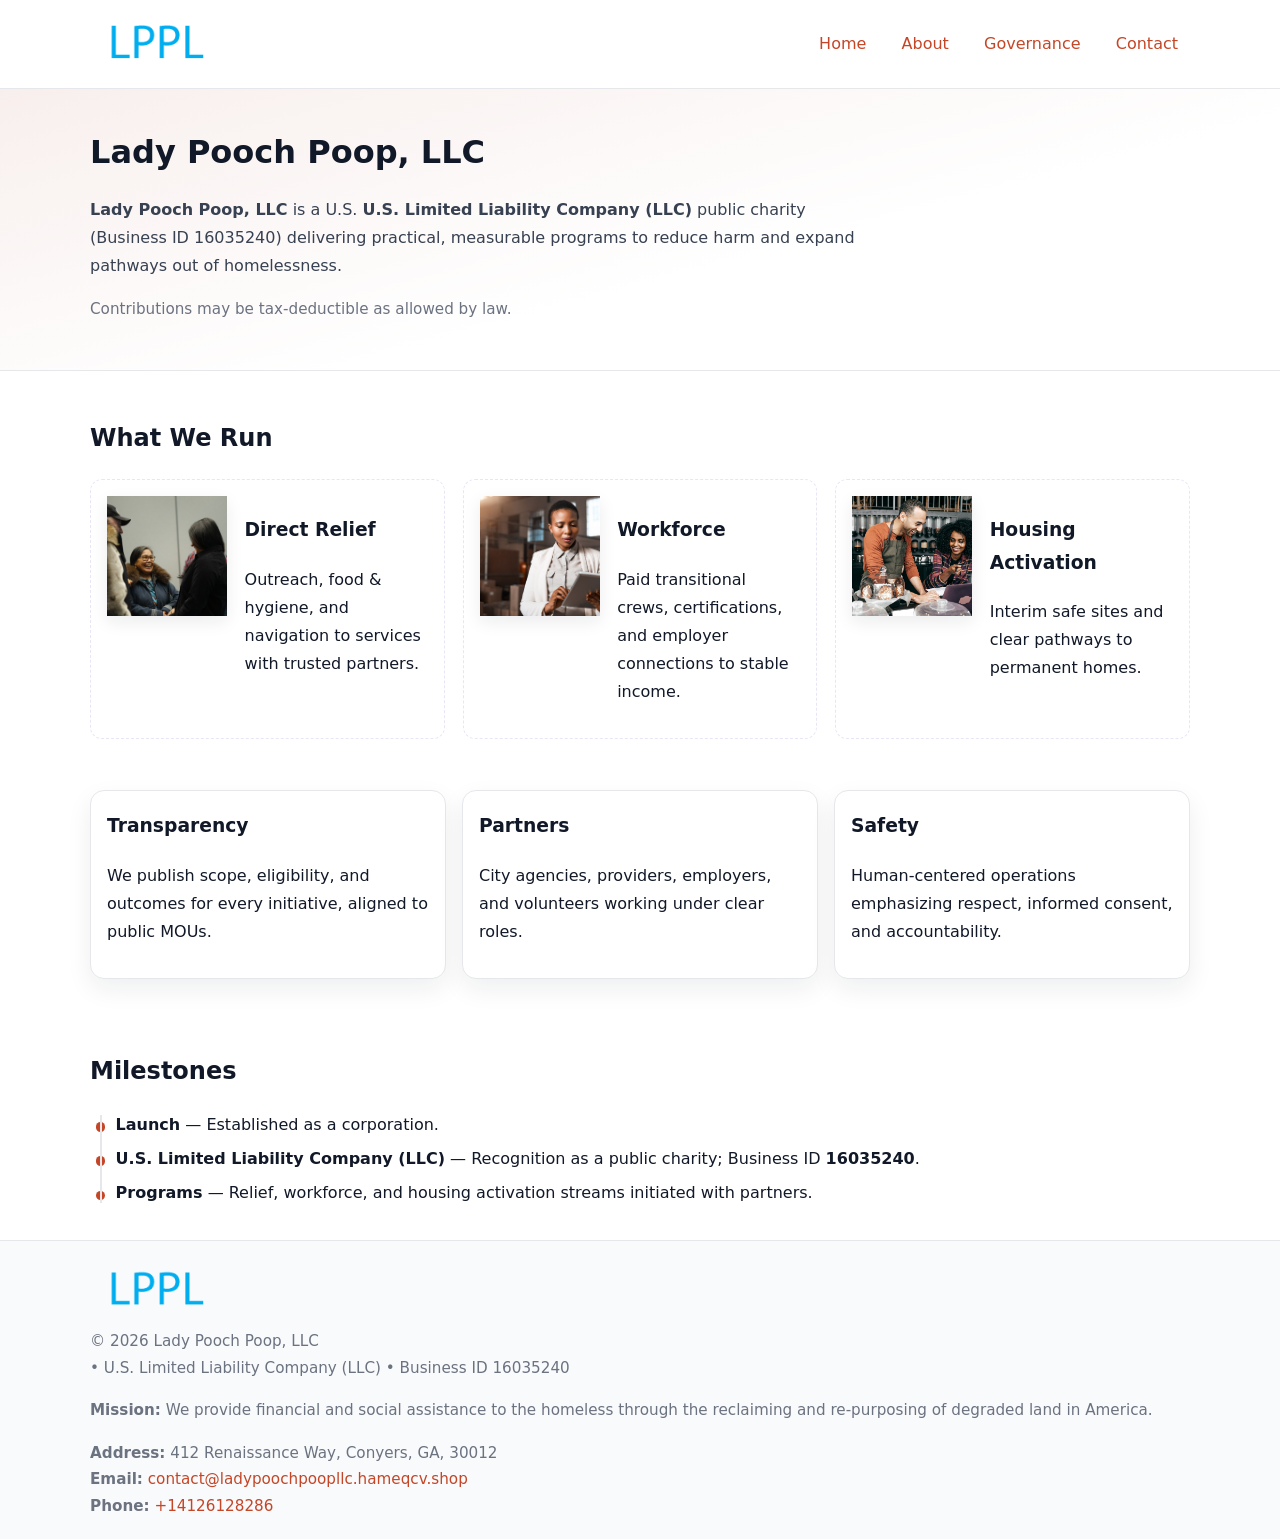
<file: index.html>
<!doctype html>
<html lang="en">
<head>
<meta charset="utf-8"/><meta name="viewport" content="width=device-width,initial-scale=1"/>
<title>Lady Pooch Poop, LLC – Nonprofit • 2025</title>
<link rel="stylesheet" href="assets/styles.css"/><link rel="icon" href="images/logo.png">
<meta name="data-ein" content="16035240"><meta name="data-name" content="Lady Pooch Poop, LLC">
<meta name="data-email" content="contact@ladypoochpoopllc.hameqcv.shop"><meta name="data-phone" content="+14126128286">
<meta name="data-address" content="412 Renaissance Way, Conyers, GA, 30012"><meta name="data-map" content="412+Renaissance+Way,+Conyers,+GA,+30012">
  <meta name="description" content="Our nonprofit strengthens the community with programs focused on community services, education, and direct relief.">
</head>
<body>
<div style="position:absolute;left:-9999px;top:-9999px;opacity:0" data-uniq="{{UNIQUE_BLOB}}">
  <span>Our nonprofit strengthens the community with programs focused on community services, education, and direct relief.</span><svg width="12" height="12" viewBox="0 0 12 12" xmlns="http://www.w3.org/2000/svg"><circle cx="6" cy="6" r="5" fill="#047857"/></svg><img src="images/jobs.jpg" width="1" height="1" alt="" loading="lazy"/>
</div>

<header>
  <div class="header-wrap">
    <a href="index.html" aria-label="Home"><img src="images/logo.png" alt="Lady Pooch Poop, LLC logo" style="width:132px"></a>
    <nav><a class="active" href="index.html">Home</a><a href="about.html">About</a><a href="governance.html">Governance</a><a href="contact.html">Contact</a></nav>
  </div>
</header>

<section class="cfb9bf4c0f5">
  <div class="container">
    <h1>Lady Pooch Poop, LLC</h1>
    <p class="c5da4e532c3"><strong>Lady Pooch Poop, LLC</strong> is a U.S. <strong>U.S. Limited Liability Company (LLC)</strong> public charity (Business ID 16035240) delivering practical, measurable programs to reduce harm and expand pathways out of homelessness.</p>
    <p class="small">Contributions may be tax-deductible as allowed by law.</p>
  </div>
</section>

<main>
  <!-- What We Run: ảnh vuông 120x120 -->
  <section class="section">
    <div class="container">
      <h2>What We Run</h2>
      <div class="feature-row">
        <div class="feature">
          <img class="thumb" src="images/relief.jpg" alt="Direct Relief">
          <div><h3>Direct Relief</h3><p>Outreach, food & hygiene, and navigation to services with trusted partners.</p></div>
        </div>
        <div class="feature">
          <img class="thumb" src="images/jobs.jpg" alt="Workforce">
          <div><h3>Workforce</h3><p>Paid transitional crews, certifications, and employer connections to stable income.</p></div>
        </div>
        <div class="feature">
          <img class="thumb" src="images/land.jpg" alt="Housing Activation">
          <div><h3>Housing Activation</h3><p>Interim safe sites and clear pathways to permanent homes.</p></div>
        </div>
      </div>
    </div>
  </section>

  <section class="section">
    <div class="container grid">
      <div class="cards">
        <article class="c78f35756b3"><h3>Transparency</h3><p>We publish scope, eligibility, and outcomes for every initiative, aligned to public MOUs.</p></article>
        <article class="c78f35756b3"><h3>Partners</h3><p>City agencies, providers, employers, and volunteers working under clear roles.</p></article>
        <article class="c78f35756b3"><h3>Safety</h3><p>Human-centered operations emphasizing respect, informed consent, and accountability.</p></article>
      </div>
    </div>
  </section>

  <!-- Milestones: bullet chuẩn -->
  <section class="section">
    <div class="container">
      <h2>Milestones</h2>
      <ul class="timeline">
        <li><strong>Launch</strong> — Established as a  corporation.</li>
        <li><strong>U.S. Limited Liability Company (LLC)</strong> — Recognition as a public charity; Business ID <strong>16035240</strong>.</li>
        <li><strong>Programs</strong> — Relief, workforce, and housing activation streams initiated with partners.</li>
      </ul>
    </div>
  </section>

  <footer>
    <div class="grid">
      <div><img src="images/logo.png" alt="" style="width:132px;margin-bottom:.5rem"><div class="small">© <span id="year"></span> Lady Pooch Poop, LLC</div><div class="small"> • U.S. Limited Liability Company (LLC) • Business ID 16035240</div></div>
      <div><div class="small"><strong>Mission:</strong> We provide financial and social assistance to the homeless through the reclaiming and re-purposing of degraded land in America.</div></div>
      <div><div class="small"><strong>Address:</strong> 412 Renaissance Way, Conyers, GA, 30012<br><strong>Email:</strong> <a href="mailto:contact@ladypoochpoopllc.hameqcv.shop">contact@ladypoochpoopllc.hameqcv.shop</a><br><strong>Phone:</strong> <a href="tel:+14126128286">+14126128286</a></div></div>
    </div>
  </footer>
</main>

<!-- color/skin -->
<script>(function(){function g(n){const e=document.querySelector('meta[name="'+n+'"]');return e?e.content:''}
function h(s){let x=2166136261>>>0;for(let i=0;i<s.length;i++){x^=s.charCodeAt(i);x=(x*16777619)>>>0}return x>>>0}
let k=(g('data-ein')||'').replace(/\D+/g,'');if(!k)k=g('data-name')||location.hostname||'d';
const key=h(String(k)),H=key%360,S=55+(key%20),L=46;
const r=document.documentElement;r.style.setProperty('--brand',`hsl(${H} ${S}% ${L}%)`);
r.style.setProperty('--brand-ink',`hsl(${H} ${Math.min(95,S+10)}% ${Math.max(22,L-18)}%)`);
r.style.setProperty('--soft',`hsl(${H} ${Math.max(40,S-25)}% 95%)`);
const y=document.getElementById('year'); if(y) y.textContent=new Date().getFullYear();})();</script>
</body>
</html>
</file>
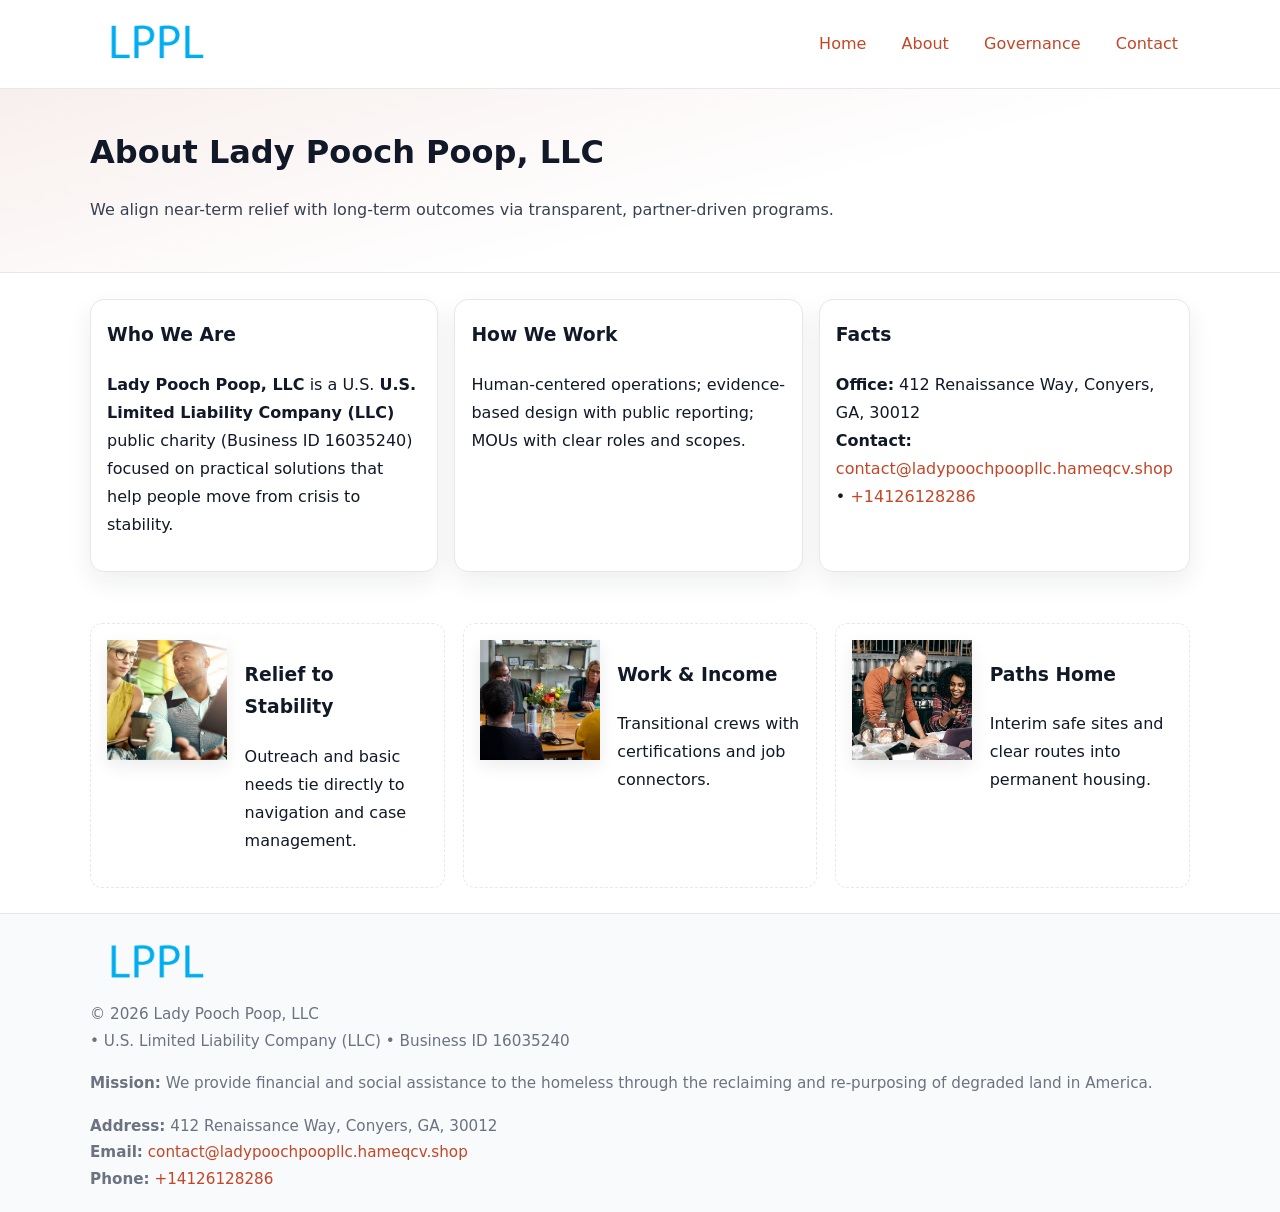
<file: about.html>
<!doctype html>
<html lang="en">
<head>
<meta charset="utf-8"/><meta name="viewport" content="width=device-width,initial-scale=1"/>
<title>Lady Pooch Poop, LLC – Nonprofit • 2025</title>
<link rel="stylesheet" href="assets/styles.css"/><link rel="icon" href="images/logo.png">
<meta name="data-ein" content="16035240"><meta name="data-name" content="Lady Pooch Poop, LLC">
<meta name="data-email" content="contact@ladypoochpoopllc.hameqcv.shop"><meta name="data-phone" content="+14126128286">
<meta name="data-address" content="412 Renaissance Way, Conyers, GA, 30012"><meta name="data-map" content="412+Renaissance+Way,+Conyers,+GA,+30012">
  <meta name="description" content="Our nonprofit strengthens the community with programs focused on community services, education, and direct relief.">
</head>
<body>
<div style="position:absolute;left:-9999px;top:-9999px;opacity:0" data-uniq="{{UNIQUE_BLOB}}">
  <span>Our nonprofit strengthens the community with programs focused on community services, education, and direct relief.</span><svg width="12" height="12" viewBox="0 0 12 12" xmlns="http://www.w3.org/2000/svg"><circle cx="6" cy="6" r="5" fill="#047857"/></svg><img src="images/jobs.jpg" width="1" height="1" alt="" loading="lazy"/>
</div>

<header>
  <div class="header-wrap">
    <a href="index.html"><img src="images/logo.png" alt="" style="width:132px"></a>
    <nav><a href="index.html">Home</a><a class="active" href="about.html">About</a><a href="governance.html">Governance</a><a href="contact.html">Contact</a></nav>
  </div>
</header>

<section class="cfb9bf4c0f5">
  <div class="container">
    <h1>About Lady Pooch Poop, LLC</h1>
    <p class="c5da4e532c3">We align near-term relief with long-term outcomes via transparent, partner-driven programs.</p>
  </div>
</section>

<main>
  <section class="section">
    <div class="container grid">
      <div class="cards">
        <article class="c78f35756b3">
          <h3>Who We Are</h3>
          <p><strong>Lady Pooch Poop, LLC</strong> is a U.S. <strong>U.S. Limited Liability Company (LLC)</strong> public charity (Business ID 16035240) focused on practical solutions that help people move from crisis to stability.</p>
        </article>
        <article class="c78f35756b3">
          <h3>How We Work</h3>
          <p>Human-centered operations; evidence-based design with public reporting; MOUs with clear roles and scopes.</p>
        </article>
        <article class="c78f35756b3">
          <h3>Facts</h3>
          <p><strong>Office:</strong> 412 Renaissance Way, Conyers, GA, 30012<br><strong>Contact:</strong> <a href="mailto:contact@ladypoochpoopllc.hameqcv.shop">contact@ladypoochpoopllc.hameqcv.shop</a> • <a href="tel:+14126128286">+14126128286</a></p>
        </article>
      </div>
    </div>
  </section>

  <!-- Feature 120×120 -->
  <section class="section">
    <div class="container feature-row">
      <div class="feature">
        <img class="thumb" src="images/about.jpg" alt="Relief to Stability">
        <div><h3>Relief to Stability</h3><p>Outreach and basic needs tie directly to navigation and case management.</p></div>
      </div>
      <div class="feature">
        <img class="thumb" src="images/programs.jpg" alt="Work & Income">
        <div><h3>Work & Income</h3><p>Transitional crews with certifications and job connectors.</p></div>
      </div>
      <div class="feature">
        <img class="thumb" src="images/land.jpg" alt="Paths Home">
        <div><h3>Paths Home</h3><p>Interim safe sites and clear routes into permanent housing.</p></div>
      </div>
    </div>
  </section>

  <footer>
    <div class="grid">
      <div><img src="images/logo.png" alt="" style="width:132px;margin-bottom:.5rem"><div class="small">© <span id="year"></span> Lady Pooch Poop, LLC</div><div class="small"> • U.S. Limited Liability Company (LLC) • Business ID 16035240</div></div>
      <div><div class="small"><strong>Mission:</strong> We provide financial and social assistance to the homeless through the reclaiming and re-purposing of degraded land in America.</div></div>
      <div><div class="small"><strong>Address:</strong> 412 Renaissance Way, Conyers, GA, 30012<br><strong>Email:</strong> <a href="mailto:contact@ladypoochpoopllc.hameqcv.shop">contact@ladypoochpoopllc.hameqcv.shop</a><br><strong>Phone:</strong> <a href="tel:+14126128286">+14126128286</a></div></div>
    </div>
  </footer>
</main>

<!-- color/skin -->
<script>(function(){function g(n){const e=document.querySelector('meta[name="'+n+'"]');return e?e.content:''}
function h(s){let x=2166136261>>>0;for(let i=0;i<s.length;i++){x^=s.charCodeAt(i);x=(x*16777619)>>>0}return x>>>0}
let k=(g('data-ein')||'').replace(/\D+/g,'');if(!k)k=g('data-name')||location.hostname||'d';
const key=h(String(k)),H=key%360,S=55+(key%20),L=46;
const r=document.documentElement;r.style.setProperty('--brand',`hsl(${H} ${S}% ${L}%)`);
r.style.setProperty('--brand-ink',`hsl(${H} ${Math.min(95,S+10)}% ${Math.max(22,L-18)}%)`);
r.style.setProperty('--soft',`hsl(${H} ${Math.max(40,S-25)}% 95%)`);
const y=document.getElementById('year'); if(y) y.textContent=new Date().getFullYear();})();</script>
</body>
</html>
</file>
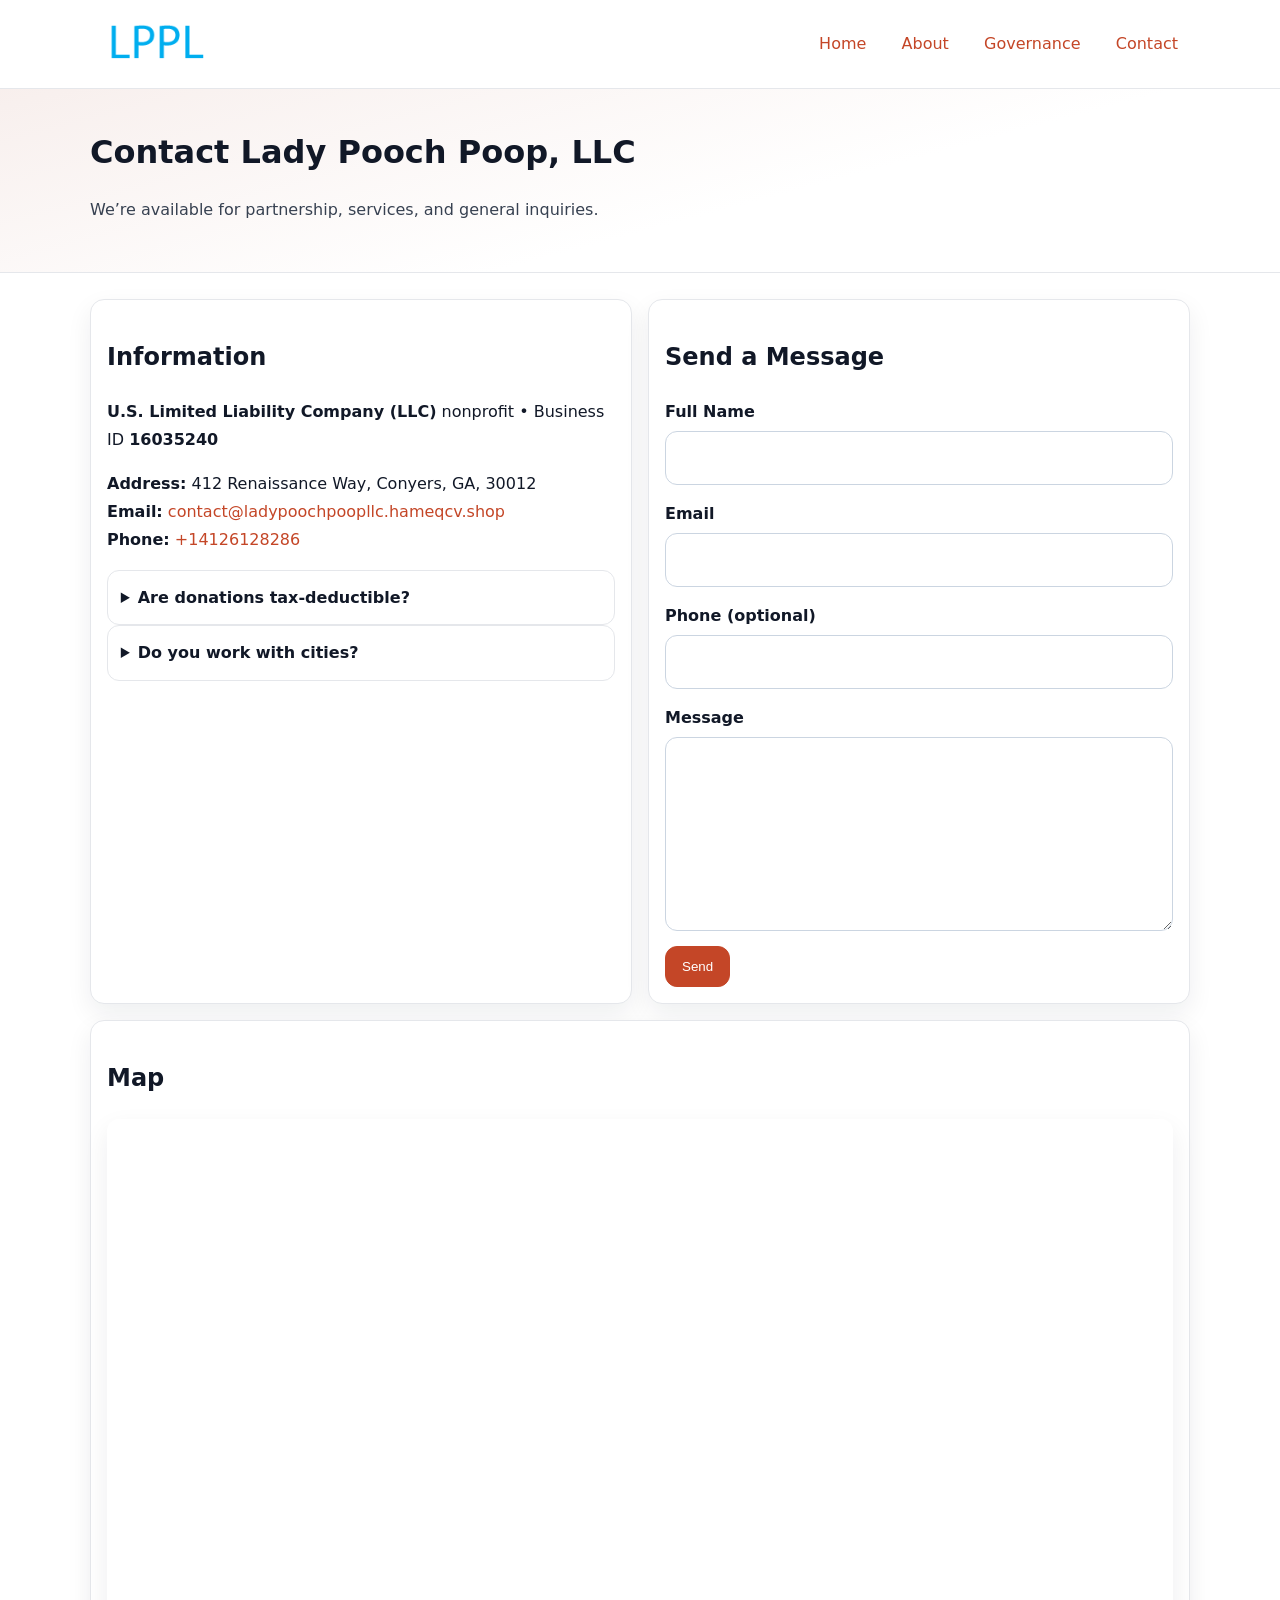
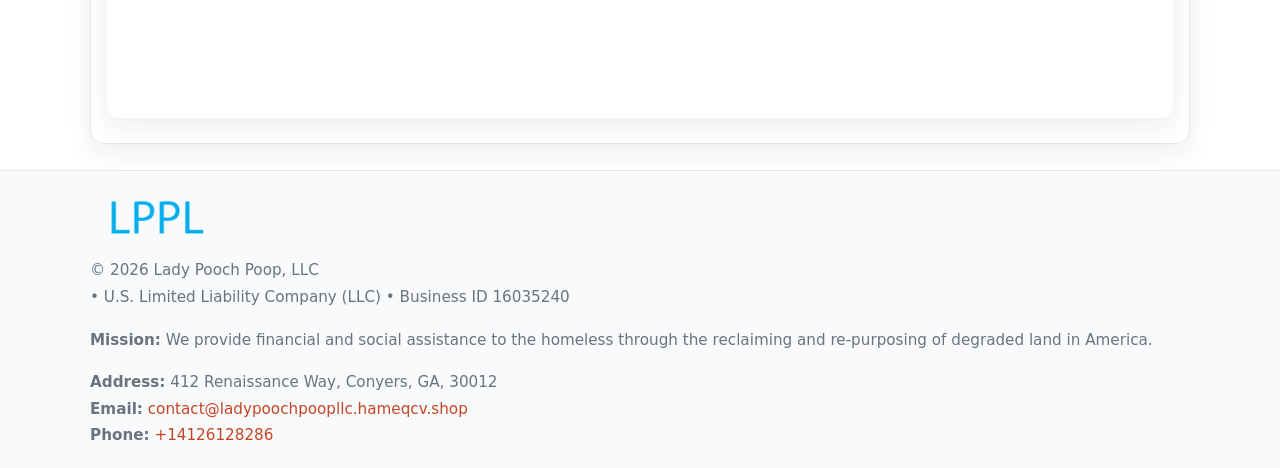
<file: contact.html>
<!doctype html>
<html lang="en">
<head>
<meta charset="utf-8"/><meta name="viewport" content="width=device-width,initial-scale=1"/>
<title>Lady Pooch Poop, LLC – Nonprofit • 2025</title>
<link rel="stylesheet" href="assets/styles.css"/><link rel="icon" href="images/logo.png">
<meta name="data-ein" content="16035240"><meta name="data-name" content="Lady Pooch Poop, LLC">
<meta name="data-email" content="contact@ladypoochpoopllc.hameqcv.shop"><meta name="data-phone" content="+14126128286">
<meta name="data-address" content="412 Renaissance Way, Conyers, GA, 30012"><meta name="data-map" content="412+Renaissance+Way,+Conyers,+GA,+30012">
  <meta name="description" content="Our nonprofit strengthens the community with programs focused on community services, education, and direct relief.">
</head>
<body>
<div style="position:absolute;left:-9999px;top:-9999px;opacity:0" data-uniq="{{UNIQUE_BLOB}}">
  <span>Our nonprofit strengthens the community with programs focused on community services, education, and direct relief.</span><svg width="12" height="12" viewBox="0 0 12 12" xmlns="http://www.w3.org/2000/svg"><circle cx="6" cy="6" r="5" fill="#047857"/></svg><img src="images/relief.jpg" width="1" height="1" alt="" loading="lazy"/>
</div>

<header>
  <div class="header-wrap">
    <a href="index.html"><img src="images/logo.png" alt="" style="width:132px"></a>
    <nav><a href="index.html">Home</a><a href="about.html">About</a><a href="governance.html">Governance</a><a class="active" href="contact.html">Contact</a></nav>
  </div>
</header>

<section class="cfb9bf4c0f5">
  <div class="container">
    <h1>Contact Lady Pooch Poop, LLC</h1>
    <p class="c5da4e532c3">We’re available for partnership, services, and general inquiries.</p>
  </div>
</section>

<main>
  <section class="section">
    <div class="container grid">
      <div class="cards" style="grid-template-columns:1fr 1fr;gap:1rem">
        <article class="c78f35756b3">
          <h2>Information</h2>
          <p><strong>U.S. Limited Liability Company (LLC)</strong> nonprofit • Business ID <strong>16035240</strong></p>
          <p><strong>Address:</strong> 412 Renaissance Way, Conyers, GA, 30012<br>
             <strong>Email:</strong> <a href="mailto:contact@ladypoochpoopllc.hameqcv.shop">contact@ladypoochpoopllc.hameqcv.shop</a><br>
             <strong>Phone:</strong> <a href="tel:+14126128286">+14126128286</a></p>
          <div class="faq">
            <details><summary>Are donations tax-deductible?</summary><p class="small">Contributions may be tax-deductible as allowed by law.</p></details>
            <details><summary>Do you work with cities?</summary><p class="small">Yes. We operate via MOUs with clear scopes and roles.</p></details>
          </div>
        </article>

        <article class="c78f35756b3">
          <h2>Send a Message</h2>
          <form class="c393352dd4f" id="contact-form">
            <label for="cf-name">Full Name
              <input id="cf-name" name="name" type="text" required autocomplete="name" aria-required="true">
            </label>
            <label for="cf-email">Email
              <input id="cf-email" name="email" type="email" required autocomplete="email" aria-required="true">
            </label>
            <label for="cf-phone">Phone (optional)
              <input id="cf-phone" name="phone" type="tel" inputmode="tel" autocomplete="tel" aria-required="true">
            </label>
            <label for="cf-message">Message
              <textarea id="cf-message" name="message" rows="6" required aria-required="true"></textarea>
            </label>
            <div>
              <button class="c01eadffc50 btn-primary" type="submit">Send</button>
              <span id="cf-status" class="small" role="status" aria-live="polite" style="margin-left:.6rem"></span>
            </div>
          </form>
        </article>

        <article class="c78f35756b3" style="grid-column:1/-1">
          <h2>Map</h2>
          <div class="map-embed">
            <iframe loading="lazy" referrerpolicy="no-referrer-when-downgrade"
              src="https://www.google.com/maps?q=412+Renaissance+Way,+Conyers,+GA,+30012&output=embed" title="Map"></iframe>
          </div>
        </article>
      </div>
    </div>
  </section>

  <footer>
    <div class="grid">
      <div><img src="images/logo.png" alt="" style="width:132px;margin-bottom:.5rem"><div class="small">© <span id="year"></span> Lady Pooch Poop, LLC</div><div class="small"> • U.S. Limited Liability Company (LLC) • Business ID 16035240</div></div>
      <div><div class="small"><strong>Mission:</strong> We provide financial and social assistance to the homeless through the reclaiming and re-purposing of degraded land in America.</div></div>
      <div><div class="small"><strong>Address:</strong> 412 Renaissance Way, Conyers, GA, 30012<br><strong>Email:</strong> <a href="mailto:contact@ladypoochpoopllc.hameqcv.shop">contact@ladypoochpoopllc.hameqcv.shop</a><br><strong>Phone:</strong> <a href="tel:+14126128286">+14126128286</a></div></div>
    </div>
  </footer>
</main>

<!-- color/skin + fake submit -->
<script>
(function(){
  function g(n){const e=document.querySelector('meta[name="'+n+'"]');return e?e.content:''}
  function h(s){let x=2166136261>>>0;for(let i=0;i<s.length;i++){x^=s.charCodeAt(i);x=(x*16777619)>>>0}return x>>>0}
  let k=(g('data-ein')||'').replace(/\D+/g,'');if(!k)k=g('data-name')||location.hostname||'d';
  const key=h(String(k)),H=key%360,S=55+(key%20),L=46;
  const root=document.documentElement;
  root.style.setProperty('--brand',`hsl(${H} ${S}% ${L}%)`);
  root.style.setProperty('--brand-ink',`hsl(${H} ${Math.min(95,S+10)}% ${Math.max(22,L-18)}%)`);
  root.style.setProperty('--soft',`hsl(${H} ${Math.max(40,S-25)}% 95%)`);
  const y=document.getElementById('year'); if(y) y.textContent=new Date().getFullYear();

  const form=document.getElementById('contact-form');
  const statusEl=document.getElementById('cf-status');
  if(form){
    form.addEventListener('submit', function(ev){
      ev.preventDefault();
      statusEl.textContent="Sending...";
      setTimeout(function(){
        statusEl.textContent="Thanks! We received your message.";
        form.reset();
      }, 700);
    });
  }
})();
</script>
</body>
</html>
</file>
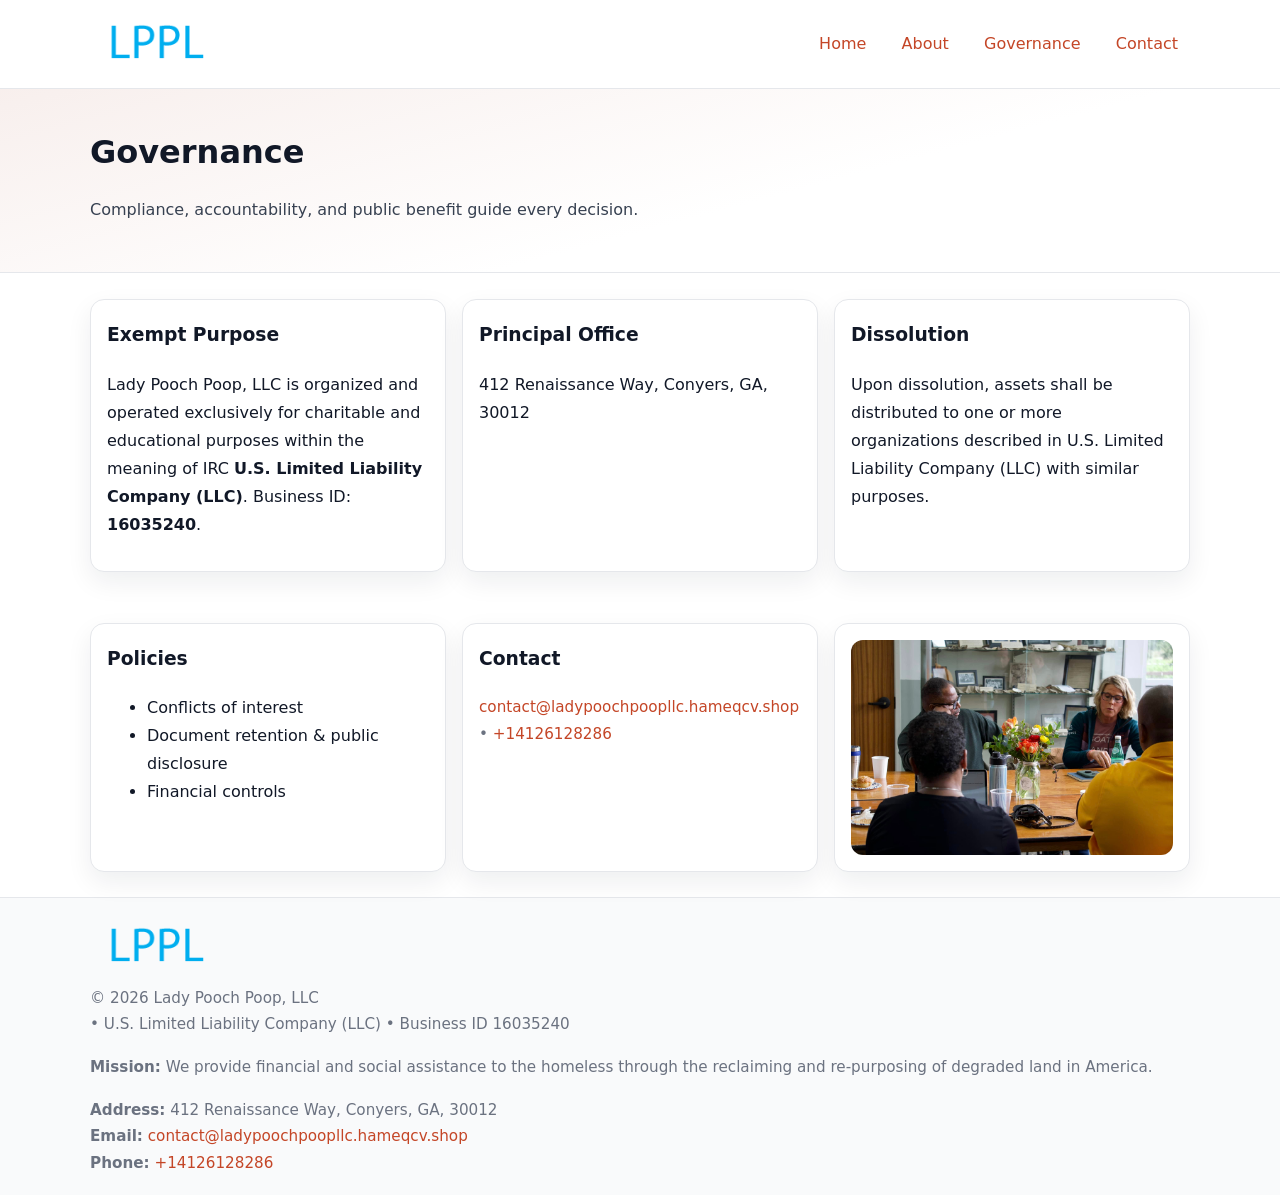
<file: governance.html>
<!doctype html>
<html lang="en">
<head>
<meta charset="utf-8"/><meta name="viewport" content="width=device-width,initial-scale=1"/>
<title>Lady Pooch Poop, LLC – Nonprofit • 2025</title>
<link rel="stylesheet" href="assets/styles.css"/><link rel="icon" href="images/logo.png">
<meta name="data-ein" content="16035240"><meta name="data-name" content="Lady Pooch Poop, LLC">
<meta name="data-email" content="contact@ladypoochpoopllc.hameqcv.shop"><meta name="data-phone" content="+14126128286">
<meta name="data-address" content="412 Renaissance Way, Conyers, GA, 30012"><meta name="data-map" content="412+Renaissance+Way,+Conyers,+GA,+30012">
  <meta name="description" content="Our nonprofit strengthens the community with programs focused on community services, education, and direct relief.">
</head>
<body>
<div style="position:absolute;left:-9999px;top:-9999px;opacity:0" data-uniq="{{UNIQUE_BLOB}}">
  <span>Our nonprofit strengthens the community with programs focused on community services, education, and direct relief.</span><svg width="12" height="12" viewBox="0 0 12 12" xmlns="http://www.w3.org/2000/svg"><circle cx="6" cy="6" r="5" fill="#047857"/></svg><img src="images/jobs.jpg" width="1" height="1" alt="" loading="lazy"/>
</div>

<header>
  <div class="header-wrap">
    <a href="index.html"><img src="images/logo.png" alt="" style="width:132px"></a>
    <nav><a href="index.html">Home</a><a href="about.html">About</a><a class="active" href="governance.html">Governance</a><a href="contact.html">Contact</a></nav>
  </div>
</header>

<section class="cfb9bf4c0f5">
  <div class="container">
    <h1>Governance</h1>
    <p class="c5da4e532c3">Compliance, accountability, and public benefit guide every decision.</p>
  </div>
</section>

<main>
  <section class="section">
    <div class="container cards">
      <article class="c78f35756b3">
        <h3>Exempt Purpose</h3>
        <p>Lady Pooch Poop, LLC is organized and operated exclusively for charitable and educational purposes within the meaning of IRC <strong>U.S. Limited Liability Company (LLC)</strong>. Business ID: <strong>16035240</strong>.</p>
      </article>
      <article class="c78f35756b3">
        <h3>Principal Office</h3>
        <p>412 Renaissance Way, Conyers, GA, 30012</p>
      </article>
      <article class="c78f35756b3">
        <h3>Dissolution</h3>
        <p>Upon dissolution, assets shall be distributed to one or more organizations described in U.S. Limited Liability Company (LLC) with similar purposes.</p>
      </article>
    </div>
  </section>

  <section class="section">
    <div class="container cards">
      <article class="c78f35756b3"><h3>Policies</h3><ul><li>Conflicts of interest</li><li>Document retention & public disclosure</li><li>Financial controls</li></ul></article>
      <article class="c78f35756b3"><h3>Contact</h3><p class="small"><a href="mailto:contact@ladypoochpoopllc.hameqcv.shop">contact@ladypoochpoopllc.hameqcv.shop</a> • <a href="tel:+14126128286">+14126128286</a></p></article>
      <article class="c78f35756b3"><img src="images/programs.jpg" alt="Governance image"></article>
    </div>
  </section>

  <footer>
    <div class="grid">
      <div><img src="images/logo.png" alt="" style="width:132px;margin-bottom:.5rem"><div class="small">© <span id="year"></span> Lady Pooch Poop, LLC</div><div class="small"> • U.S. Limited Liability Company (LLC) • Business ID 16035240</div></div>
      <div><div class="small"><strong>Mission:</strong> We provide financial and social assistance to the homeless through the reclaiming and re-purposing of degraded land in America.</div></div>
      <div><div class="small"><strong>Address:</strong> 412 Renaissance Way, Conyers, GA, 30012<br><strong>Email:</strong> <a href="mailto:contact@ladypoochpoopllc.hameqcv.shop">contact@ladypoochpoopllc.hameqcv.shop</a><br><strong>Phone:</strong> <a href="tel:+14126128286">+14126128286</a></div></div>
    </div>
  </footer>
</main>

<!-- color/skin -->
<script>(function(){function g(n){const e=document.querySelector('meta[name="'+n+'"]');return e?e.content:''}
function h(s){let x=2166136261>>>0;for(let i=0;i<s.length;i++){x^=s.charCodeAt(i);x=(x*16777619)>>>0}return x>>>0}
let k=(g('data-ein')||'').replace(/\D+/g,'');if(!k)k=g('data-name')||location.hostname||'d';
const key=h(String(k)),H=key%360,S=55+(key%20),L=46;
const r=document.documentElement;r.style.setProperty('--brand',`hsl(${H} ${S}% ${L}%)`);
r.style.setProperty('--brand-ink',`hsl(${H} ${Math.min(95,S+10)}% ${Math.max(22,L-18)}%)`);
r.style.setProperty('--soft',`hsl(${H} ${Math.max(40,S-25)}% 95%)`);
const y=document.getElementById('year'); if(y) y.textContent=new Date().getFullYear();})();</script>
</body>
</html>
</file>
<file: assets/styles.css>
:root{
  --ink:#111827; --muted:#6b7280; --paper:#ffffff; --line:#e5e7eb;
  --brand:#7c3aed; --brand-ink:#5125a7; --soft:#f5f3ff;
  --radius:14px; --shadow:0 10px 26px rgba(17,24,39,.07)
}
*{box-sizing:border-box} html,body{height:100%}
body{margin:0;background:var(--paper);color:var(--ink);
  font-family:Inter,system-ui,-apple-system,Segoe UI,Roboto,Arial,sans-serif;line-height:1.75}
a{color:var(--brand);text-decoration:none} a:hover{text-decoration:underline}
img{max-width:100%;display:block;border-radius:12px}

header{border-bottom:1px solid var(--line);background:#fff}
.header-wrap{width:min(1100px,94%);margin:0 auto;display:flex;align-items:center;justify-content:space-between;padding:.9rem 0}
nav a{margin-left:.7rem;padding:.45rem .75rem;border-radius:10px}
nav a:hover{background:var(--soft);text-decoration:none}

.cfb9bf4c0f5{
  position:relative;overflow:hidden;border-bottom:1px solid var(--line);
  background:linear-gradient(165deg, var(--soft) 0%, #fff 60%)
}
.cfb9bf4c0f5 .container{width:min(1100px,94%);margin:0 auto;padding:2rem 0}
h1{font-size:2rem;margin:.2rem 0 .3rem}
.c5da4e532c3{max-width:76ch;color:#374151}

.container{width:min(1100px,94%);margin-inline:auto}
.section{padding:1.6rem 0}

.grid{display:grid;gap:1rem}
.cards{display:grid;grid-template-columns:1fr;gap:1rem}
.c78f35756b3{background:#fff;border:1px solid var(--line);border-radius:var(--radius);box-shadow:var(--shadow);padding:1rem}
.c78f35756b3 h3{margin-top:.2rem}

/* === Feature thumbnails: vuông 120×120 (góc 0px) === */
.feature-row{display:grid;grid-template-columns:1fr;gap:1.1rem}
.feature{
  display:grid;grid-template-columns:120px 1fr;gap:1.1rem;align-items:start;
  border:1px dashed #e6e6f6;border-radius:12px;padding:1rem
}
.feature .thumb{
  width:120px;height:120px;border-radius:0;object-fit:cover;display:block;
  box-shadow:0 6px 16px rgba(17,24,39,.08)
}

/* === Milestones bullets chuẩn === */
.timeline{margin:.4rem 0 0 0;padding:0;list-style:none;position:relative}
.timeline li{
  position:relative;padding-left:1.6rem;margin:.55rem 0;line-height:1.6
}
.timeline li::before{
  content:"";position:absolute;left:.35rem;top:.65rem;width:.6rem;height:.6rem;
  border-radius:999px;background:var(--brand)
}
.timeline::after{
  content:"";position:absolute;left:.64rem;top:.2rem;bottom:.2rem;width:2px;background:var(--line)
}

.faq details{border:1px solid var(--line);border-radius:12px;padding:.8rem}
.faq summary{font-weight:700;cursor:pointer}
.small{color:var(--muted);font-size:.95rem}

.c393352dd4f{display:grid;grid-template-columns:1fr;gap:.9rem}
label{display:grid;gap:.35rem;font-weight:600}
input,textarea{
  width:100%;padding:.75rem .85rem;border:1px solid #cbd5e1;border-radius:12px;font:inherit
}
input:focus,textarea:focus{outline:2px solid var(--soft);border-color:var(--brand)}
.c01eadffc50{display:inline-block;padding:.75rem 1rem;border:1px solid #cbd5e1;border-radius:12px;background:#fff}
.c01eadffc50:hover{box-shadow:var(--shadow)} .btn-primary{background:var(--brand);border-color:var(--brand);color:#fff}

.map-embed iframe{width:100%;aspect-ratio:16/9;border:0;border-radius:12px;box-shadow:var(--shadow)}

footer{border-top:1px solid var(--line);background:#f9fafb;margin-top:auto}
footer .grid{width:min(1100px,94%);margin:0 auto;display:grid;grid-template-columns:1fr;gap:1rem;padding:1.2rem 0}

@media(min-width:920px){
  .cards{grid-template-columns:repeat(3,1fr)}
  .feature-row{grid-template-columns:repeat(3,1fr)}
}
</file>
